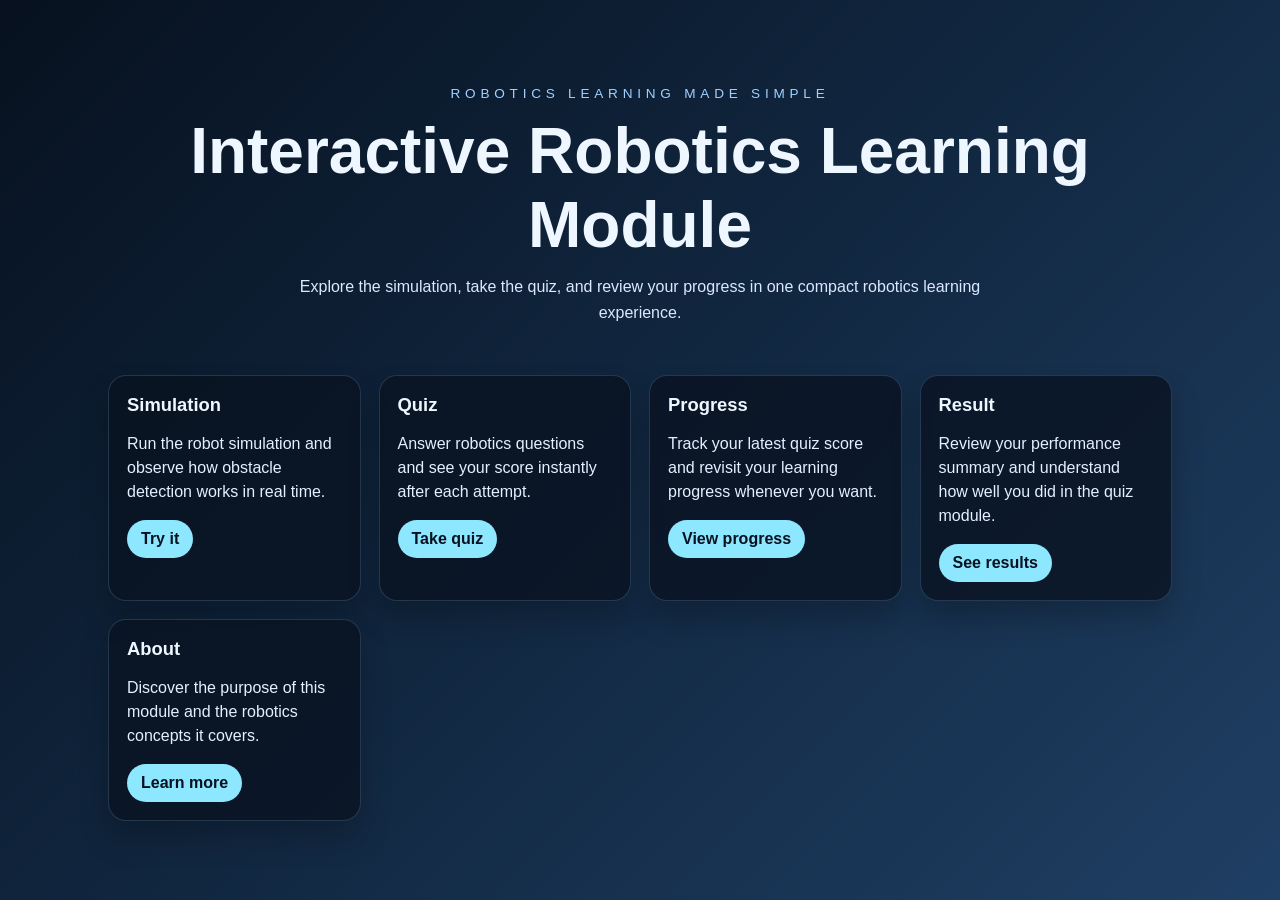
<file: index.html>
<!doctype html>
<html lang="en">
  <head>
    <meta charset="UTF-8" />
    <meta name="viewport" content="width=device-width, initial-scale=1.0" />
    <meta http-equiv="refresh" content="0; url=./home/" />
    <title>Interactive Robotics Learning Module</title>
    <style>
      :root { color-scheme: light; }
      body {
        margin: 0;
        font-family: Arial, Helvetica, sans-serif;
        background: linear-gradient(135deg, #0f172a, #111827);
        color: #e5eefb;
        min-height: 100vh;
        display: grid;
        place-items: center;
      }
      main {
        text-align: center;
        padding: 2rem;
      }
      a {
        color: #93c5fd;
        text-decoration: none;
      }
    </style>
  </head>
  <body>
    <main>
      <h1>Interactive Robotics Learning Module</h1>
      <p>If you are not redirected automatically, <a href="./home/">open the home page</a>.</p>
    </main>
  </body>
</html>
</file>
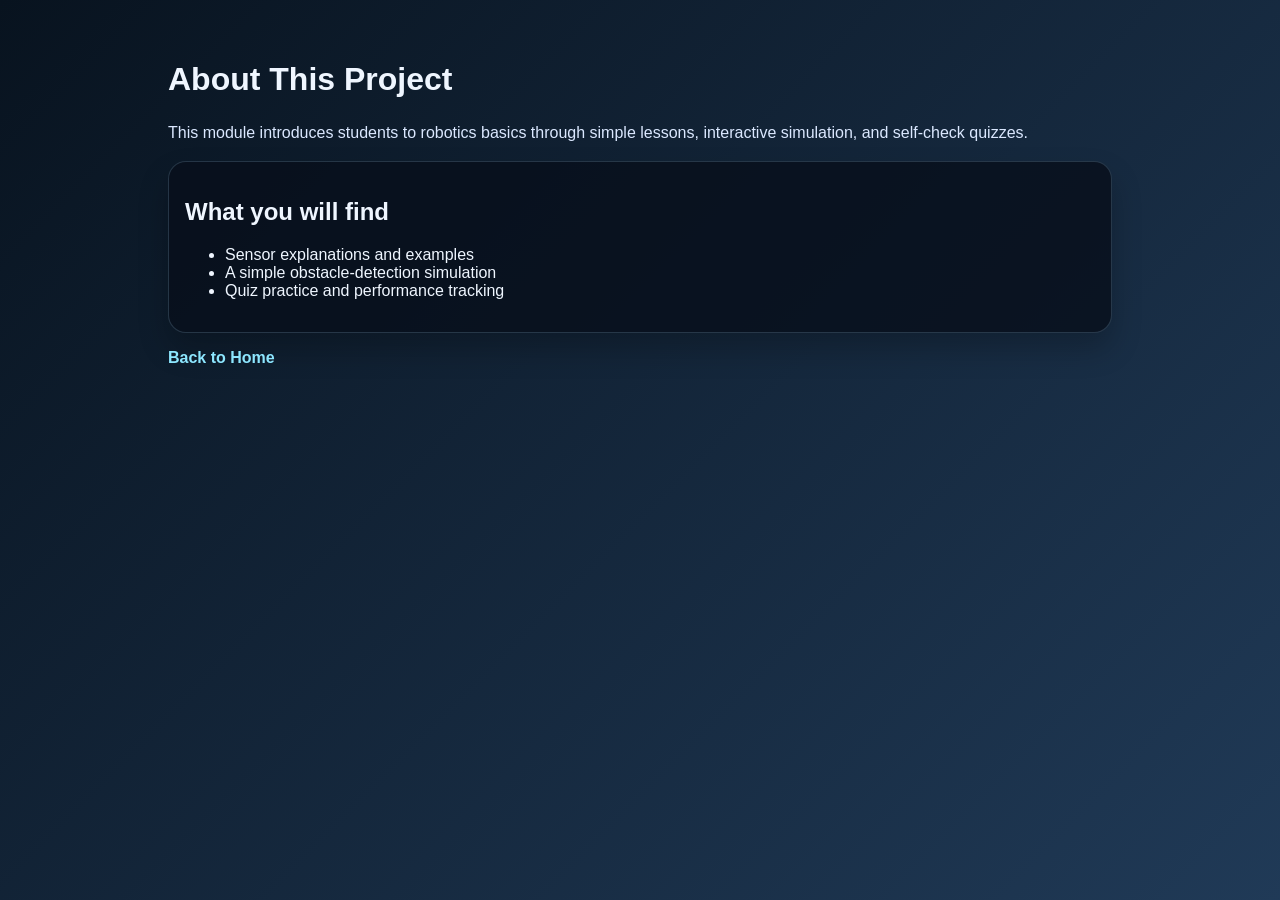
<file: about/index.html>
<!DOCTYPE html>
<html lang="en">
<head>
  <meta charset="UTF-8" />
  <meta name="viewport" content="width=device-width, initial-scale=1.0" />
  <title>About Page</title>
  <link rel="stylesheet" href="style.css" />
</head>
<body>
  <main class="page-shell">
    <h1>About This Project</h1>
    <p class="intro">This module introduces students to robotics basics through simple lessons, interactive simulation, and self-check quizzes.</p>

    <section class="panel">
      <h2>What you will find</h2>
      <ul>
        <li>Sensor explanations and examples</li>
        <li>A simple obstacle-detection simulation</li>
        <li>Quiz practice and performance tracking</li>
      </ul>
    </section>

    <p><a class="back-link" href="../home/index.html">Back to Home</a></p>
  </main>
</body>
</html>
</file>
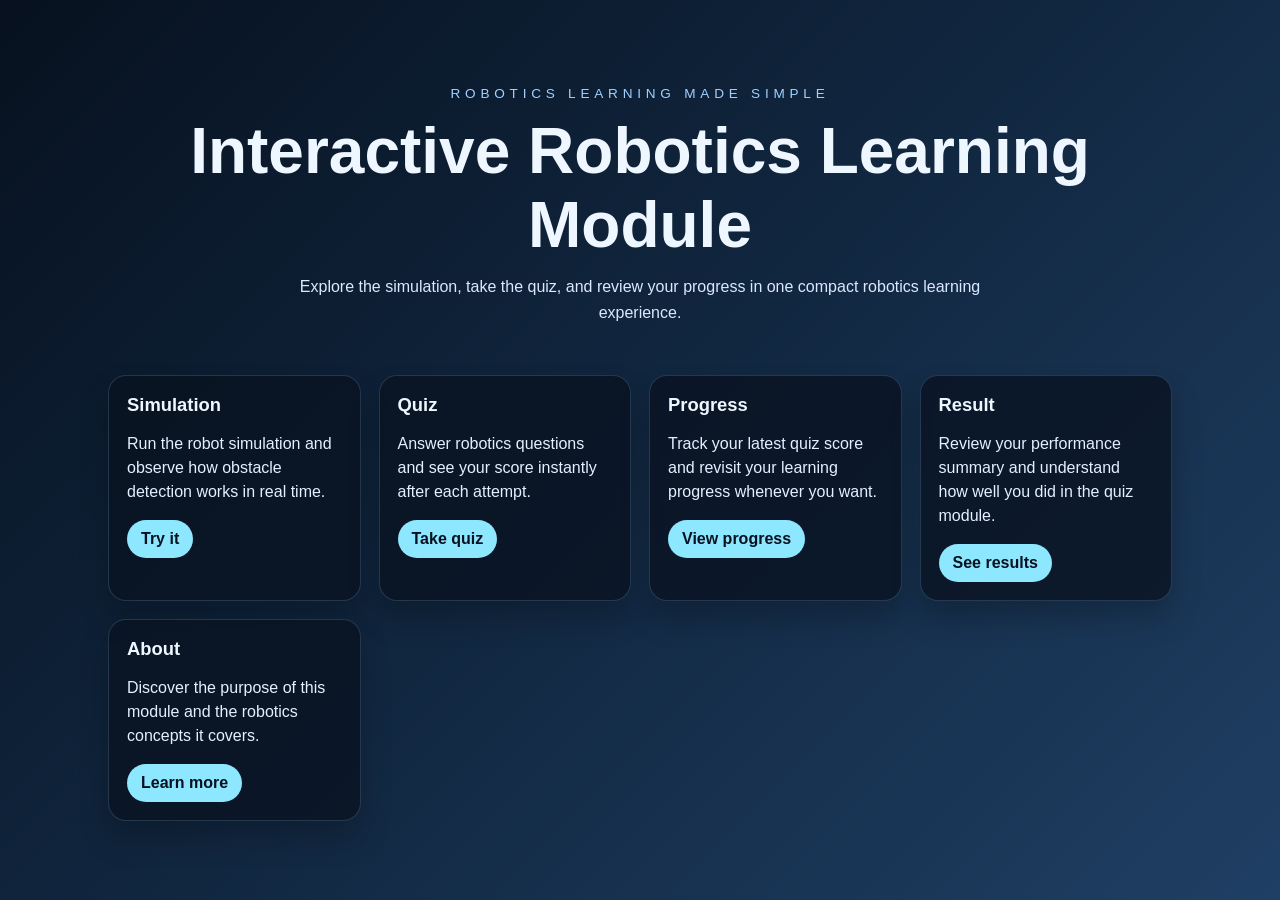
<file: home/index.html>
<!DOCTYPE html>
<html lang="en">
<head>
  <meta charset="UTF-8" />
  <meta name="viewport" content="width=device-width, initial-scale=1.0" />
  <title>Interactive Robotics Learning Module</title>
  <link rel="stylesheet" href="style.css" />
</head>
<body>
  <header class="hero">
    <p class="eyebrow">Robotics learning made simple</p>
    <h1>Interactive Robotics Learning Module</h1>
    <p class="lead">Explore the simulation, take the quiz, and review your progress in one compact robotics learning experience.</p>
  </header>

  <main class="grid">
    <article class="card">
      <h2>Simulation</h2>
      <p>Run the robot simulation and observe how obstacle detection works in real time.</p>
      <a href="../simulation/index.html">Try it</a>
    </article>
    <article class="card">
      <h2>Quiz</h2>
      <p>Answer robotics questions and see your score instantly after each attempt.</p>
      <a href="../quiz/index.html">Take quiz</a>
    </article>
    <article class="card">
      <h2>Progress</h2>
      <p>Track your latest quiz score and revisit your learning progress whenever you want.</p>
      <a href="../progress/index.html">View progress</a>
    </article>
    <article class="card">
      <h2>Result</h2>
      <p>Review your performance summary and understand how well you did in the quiz module.</p>
      <a href="../result/index.html">See results</a>
    </article>
    <article class="card">
      <h2>About</h2>
      <p>Discover the purpose of this module and the robotics concepts it covers.</p>
      <a href="../about/index.html">Learn more</a>
    </article>
  </main>
</body>
</html>
</file>
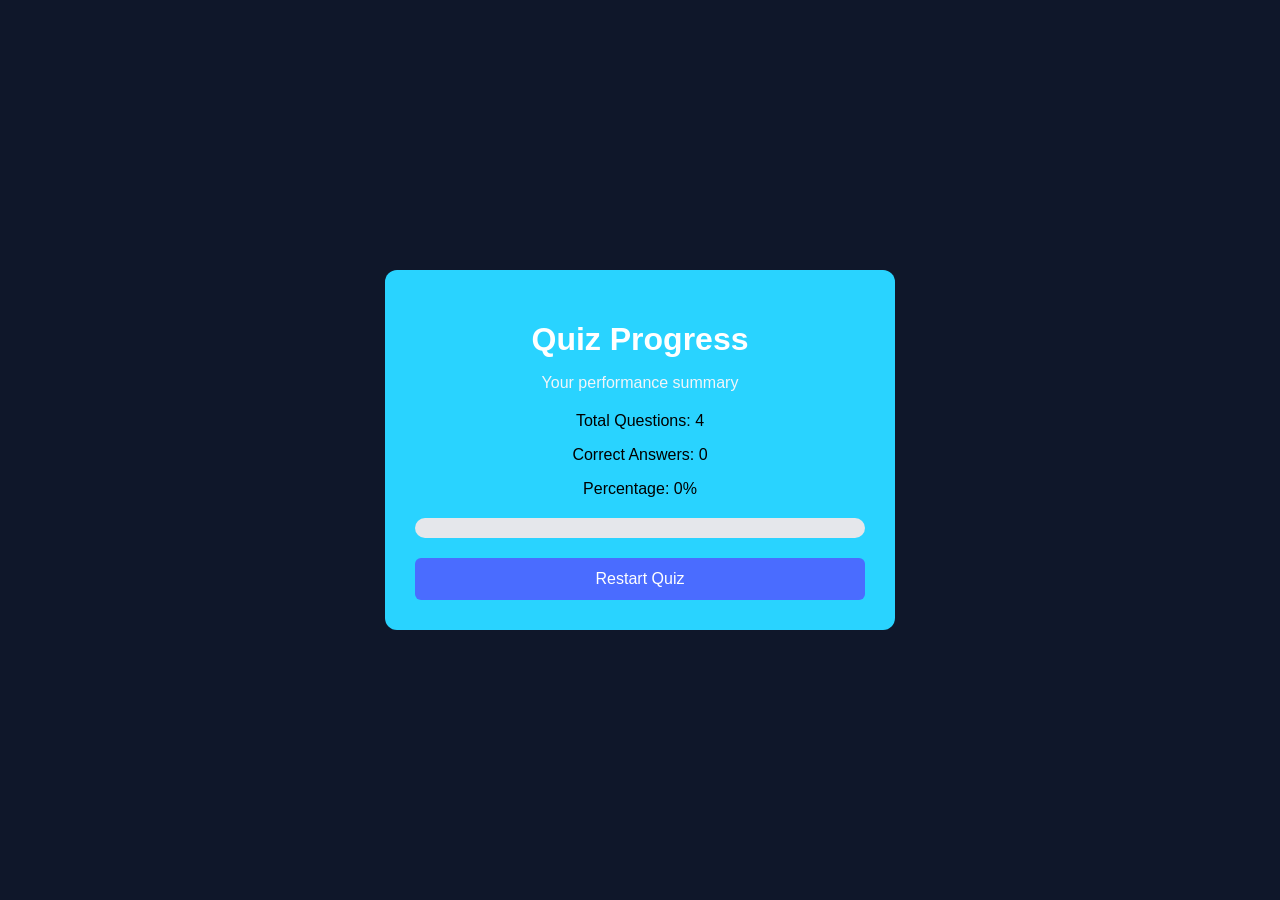
<file: progress/index.html>
<!DOCTYPE html>
<html lang="en">
<head>
    <meta charset="UTF-8">
    <title>Quiz Progress</title>
    <link rel="stylesheet" href="style.css">
</head>
<body>

<div class="progress-container">

    <h1>Quiz Progress</h1>
    <p class="info">Your performance summary</p>

    
    <p>Total Questions: <span id="total">0</span></p>
    <p>Correct Answers: <span id="score">0</span></p>
    <p>Percentage: <span id="percentage">0</span>%</p>

    
    <div class="progress-bar">
        <div id="progress-fill"></div>
    </div>

    <button onclick="restartQuiz()">Restart Quiz</button>

</div>

<script src="app.js"></script>
</body>
</html>
</file>
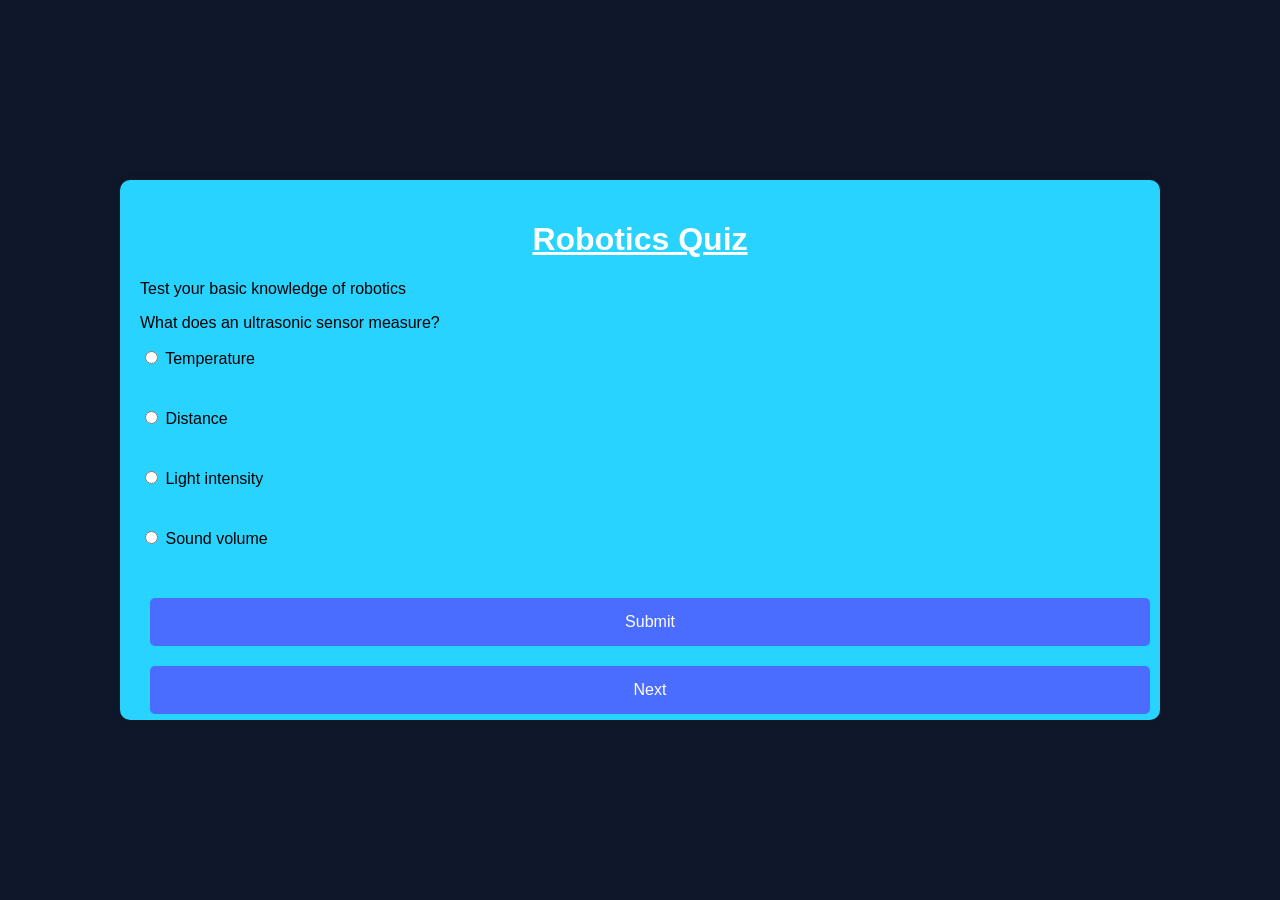
<file: quiz/index.html>
<!DOCTYPE html>
<html lang="en">
<head>
    <meta charset="UTF-8">
    <title>Robotics Quiz</title>
    <link rel="stylesheet" href="style.css">
</head>
<body>

    <div class="quiz-container">

        <h1>Robotics Quiz</h1>
        <p class="subtitle">Test your basic knowledge of robotics</p>

        <div class="question-box">
            <p id="question">Question text</p>
        </div>

        <div class="options">
            <label><input type="radio" name="answer" value="a"> <span id="optionA"></span></label>
            <label><input type="radio" name="answer" value="b"> <span id="optionB"></span></label>
            <label><input type="radio" name="answer" value="c"> <span id="optionC"></span></label>
            <label><input type="radio" name="answer" value="d"> <span id="optionD"></span></label>
        </div>

        <div class="buttons">
            <button onclick="checkAnswer()">Submit</button>
            <button onclick="nextQuestion()">Next</button>
        </div>

        <p id="result" class="result"></p>

    </div>

    <script src="app.js"></script>
</body>
</html>
</file>
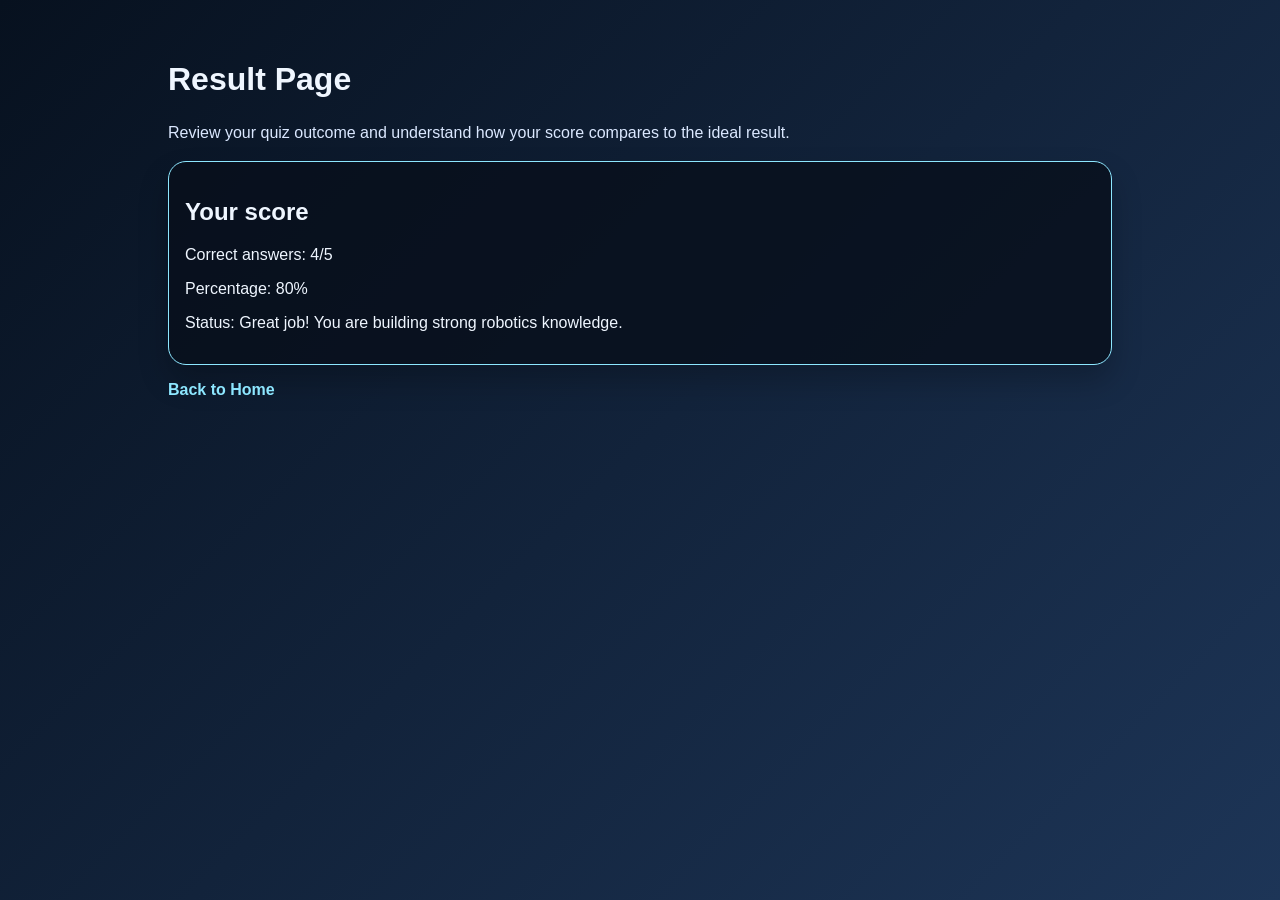
<file: result/index.html>
<!DOCTYPE html>
<html lang="en">
<head>
  <meta charset="UTF-8" />
  <meta name="viewport" content="width=device-width, initial-scale=1.0" />
  <title>Result Page</title>
  <link rel="stylesheet" href="style.css" />
</head>
<body>
  <main class="page-shell">
    <h1>Result Page</h1>
    <p class="intro">Review your quiz outcome and understand how your score compares to the ideal result.</p>

    <section class="panel highlight">
      <h2>Your score</h2>
      <p>Correct answers: 4/5</p>
      <p>Percentage: 80%</p>
      <p>Status: Great job! You are building strong robotics knowledge.</p>
    </section>

    <p><a class="back-link" href="../home/index.html">Back to Home</a></p>
  </main>
</body>
</html>
</file>
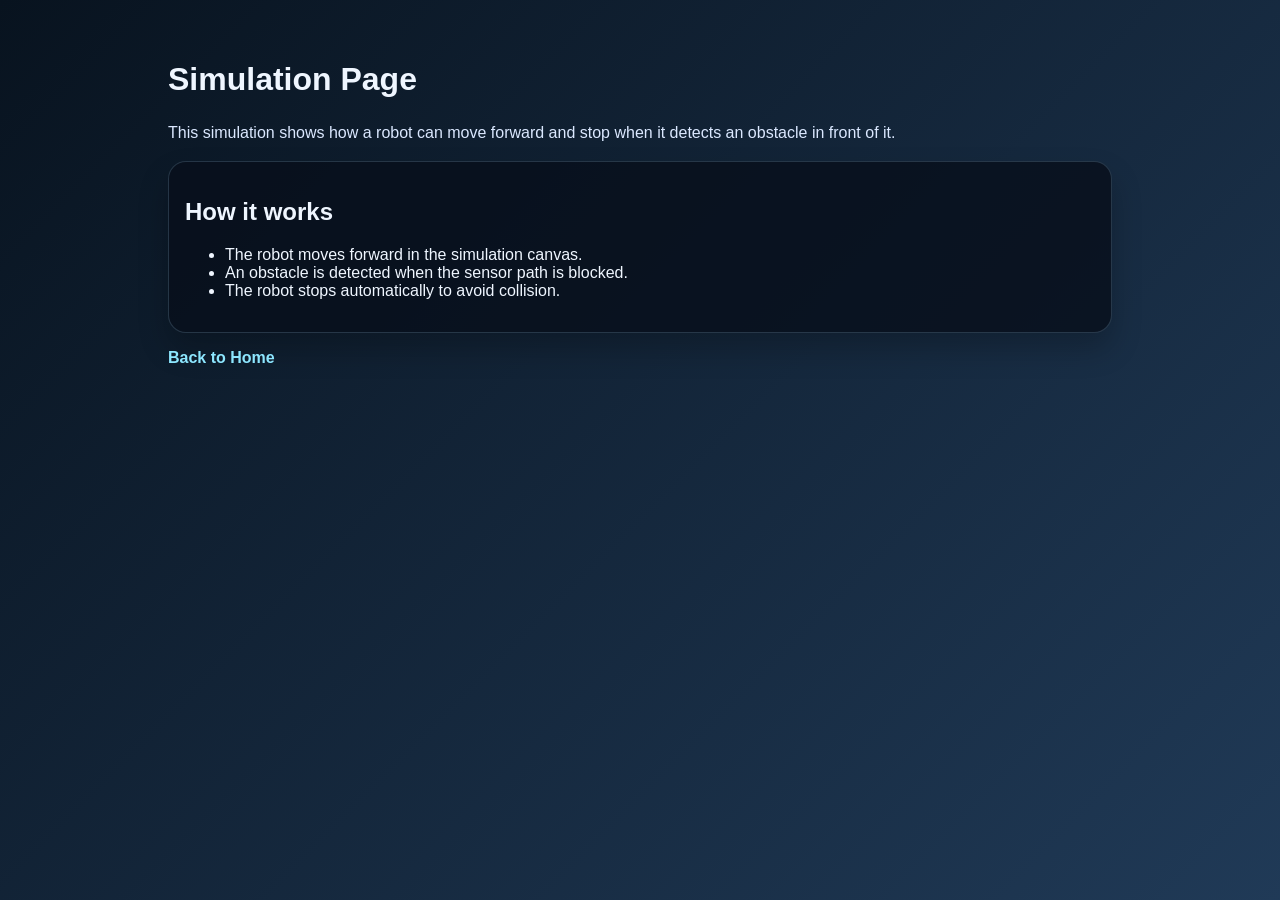
<file: simulation/index.html>
<!DOCTYPE html>
<html lang="en">
<head>
  <meta charset="UTF-8" />
  <meta name="viewport" content="width=device-width, initial-scale=1.0" />
  <title>Simulation Page</title>
  <link rel="stylesheet" href="style.css" />
</head>
<body>
  <main class="page-shell">
    <h1>Simulation Page</h1>
    <p class="intro">This simulation shows how a robot can move forward and stop when it detects an obstacle in front of it.</p>

    <section class="panel">
      <h2>How it works</h2>
      <ul>
        <li>The robot moves forward in the simulation canvas.</li>
        <li>An obstacle is detected when the sensor path is blocked.</li>
        <li>The robot stops automatically to avoid collision.</li>
      </ul>
    </section>

    <p><a class="back-link" href="../home/index.html">Back to Home</a></p>
  </main>
</body>
</html>
</file>
<file: about/style.css>
:root { color-scheme: dark; font-family: Arial, Helvetica, sans-serif; }
* { box-sizing: border-box; }
body { margin: 0; min-height: 100vh; background: linear-gradient(135deg, #08131f, #203a57); color: #eff6ff; }
.page-shell { max-width: 980px; margin: 0 auto; padding: 40px 18px 56px; }
.intro { color: #dbe8ff; line-height: 1.6; }
.panel { background: rgba(8, 15, 27, 0.82); border: 1px solid rgba(173, 219, 255, 0.18); border-radius: 18px; padding: 16px; box-shadow: 0 16px 30px rgba(0,0,0,0.22); }
.back-link { color: #8de7ff; text-decoration: none; font-weight: 700; }
</file>
<file: home/style.css>
:root {
  color-scheme: dark;
  font-family: Arial, Helvetica, sans-serif;
  background: linear-gradient(135deg, #07111f, #10253d 45%, #1f3f64);
  color: #eef6ff;
}

* { box-sizing: border-box; }
body {
  margin: 0;
  min-height: 100vh;
  background: linear-gradient(135deg, #07111f, #10253d 45%, #1f3f64);
}

.hero {
  padding: 72px 24px 24px;
  text-align: center;
  max-width: 980px;
  margin: 0 auto;
}

.eyebrow {
  text-transform: uppercase;
  letter-spacing: 0.35em;
  font-size: 0.85rem;
  color: #9fd0ff;
}

h1 {
  font-size: clamp(2.3rem, 6vw, 4rem);
  margin: 12px 0 12px;
}

.lead {
  max-width: 700px;
  margin: 0 auto 18px;
  color: #dbe8ff;
  line-height: 1.6;
}

.cta, .card a {
  display: inline-block;
  text-decoration: none;
  color: #07111f;
  background: #8de7ff;
  padding: 10px 14px;
  border-radius: 999px;
  font-weight: 700;
}

.grid {
  display: grid;
  grid-template-columns: repeat(auto-fit, minmax(240px, 1fr));
  gap: 18px;
  max-width: 1100px;
  margin: 0 auto;
  padding: 8px 18px 36px;
}

.card {
  background: rgba(9, 18, 33, 0.78);
  border: 1px solid rgba(156, 208, 255, 0.18);
  border-radius: 18px;
  padding: 18px;
  box-shadow: 0 18px 30px rgba(0, 0, 0, 0.22);
}

.card h2 {
  margin-top: 0;
  font-size: 1.15rem;
}

.card p {
  color: #e6efff;
  line-height: 1.5;
}
</file>
<file: progress/style.css>
body {
    font-family: Arial, sans-serif;
    background-color: #0f172a;
    display: flex;
    justify-content: center;
    align-items: center;
    height: 100vh;
    margin: 0;
}

.progress-container {
    background: #29d3ff;
    width: 450px;
    padding: 30px;
    border-radius: 12px;
    text-align: center;
}

h1 {
    color: #fff;
    margin-bottom: 10px;
}

.info {
    color: #f1f5f9;
    margin-bottom: 20px;
}

.score-box p {
    font-size: 18px;
    margin: 10px 0;
    color: #000;
}

.progress-bar {
    width: 100%;
    height: 20px;
    background: #e5e7eb;
    border-radius: 10px;
    overflow: hidden;
    margin: 20px 0;
}

#progress-fill {
    height: 100%;
    width: 0%;
    background: #22c55e;
    transition: width 0.5s;
}

button {
    padding: 12px;
    width: 100%;
    background-color: #4a6cff;
    color: white;
    border: none;
    border-radius: 6px;
    font-size: 16px;
    cursor: pointer;
}

button:hover {
    background-color: #364fc7;
}
</file>
<file: quiz/style.css>
body {
    font-family: Arial, sans-serif;
    background-color: #0f172A;
    display: flex;
    justify-content: center;
    align-items: center;
    height: 100vh;
    margin: 0;
}

.quiz-container {
    background: #29d3ff;
    width: 1000px;
    height: 500px;
    padding: 20px;
    border-radius: 10px;
    box-shadow: 0 0 10px rgba(0, 0, 0, 0.1);
}

h1 {
    text-align: center;
    color: #fff;
    text-decoration: underline;
    
}

.question {
    font-size: 40px;
    margin-bottom: 20px;
}

.options label {
    display: block;
    margin-bottom: 40px;
    cursor: pointer;
}

button {
    width: 100%;
    padding: 15px;
    background-color: #4a6cff;
    color: white;
    border: none;
    border-radius: 5px;
    font-size: 16px;
    cursor: pointer;
    margin: 10px;
}

button:hover {
    background-color: #364fc7;
}

.result {
    text-align: center;
    font-size: 25px;
    margin-top: 15px;
    color: green;
}
</file>
<file: result/style.css>
:root { color-scheme: dark; font-family: Arial, Helvetica, sans-serif; }
* { box-sizing: border-box; }
body { margin: 0; min-height: 100vh; background: linear-gradient(135deg, #07111f, #1d3557); color: #eff6ff; }
.page-shell { max-width: 980px; margin: 0 auto; padding: 40px 18px 56px; }
.intro { color: #dbe8ff; line-height: 1.6; }
.panel { background: rgba(8, 15, 27, 0.82); border: 1px solid rgba(173, 219, 255, 0.18); border-radius: 18px; padding: 16px; box-shadow: 0 16px 30px rgba(0,0,0,0.22); }
.highlight { border-color: #8de7ff; }
.back-link { color: #8de7ff; text-decoration: none; font-weight: 700; }
</file>
<file: simulation/style.css>
:root { color-scheme: dark; font-family: Arial, Helvetica, sans-serif; }
* { box-sizing: border-box; }
body { margin: 0; min-height: 100vh; background: linear-gradient(135deg, #08131f, #203a57); color: #eff6ff; }
.page-shell { max-width: 980px; margin: 0 auto; padding: 40px 18px 56px; }
.intro { color: #dbe8ff; line-height: 1.6; }
.panel { background: rgba(8, 15, 27, 0.82); border: 1px solid rgba(173, 219, 255, 0.18); border-radius: 18px; padding: 16px; box-shadow: 0 16px 30px rgba(0,0,0,0.22); }
.back-link { color: #8de7ff; text-decoration: none; font-weight: 700; }
</file>
